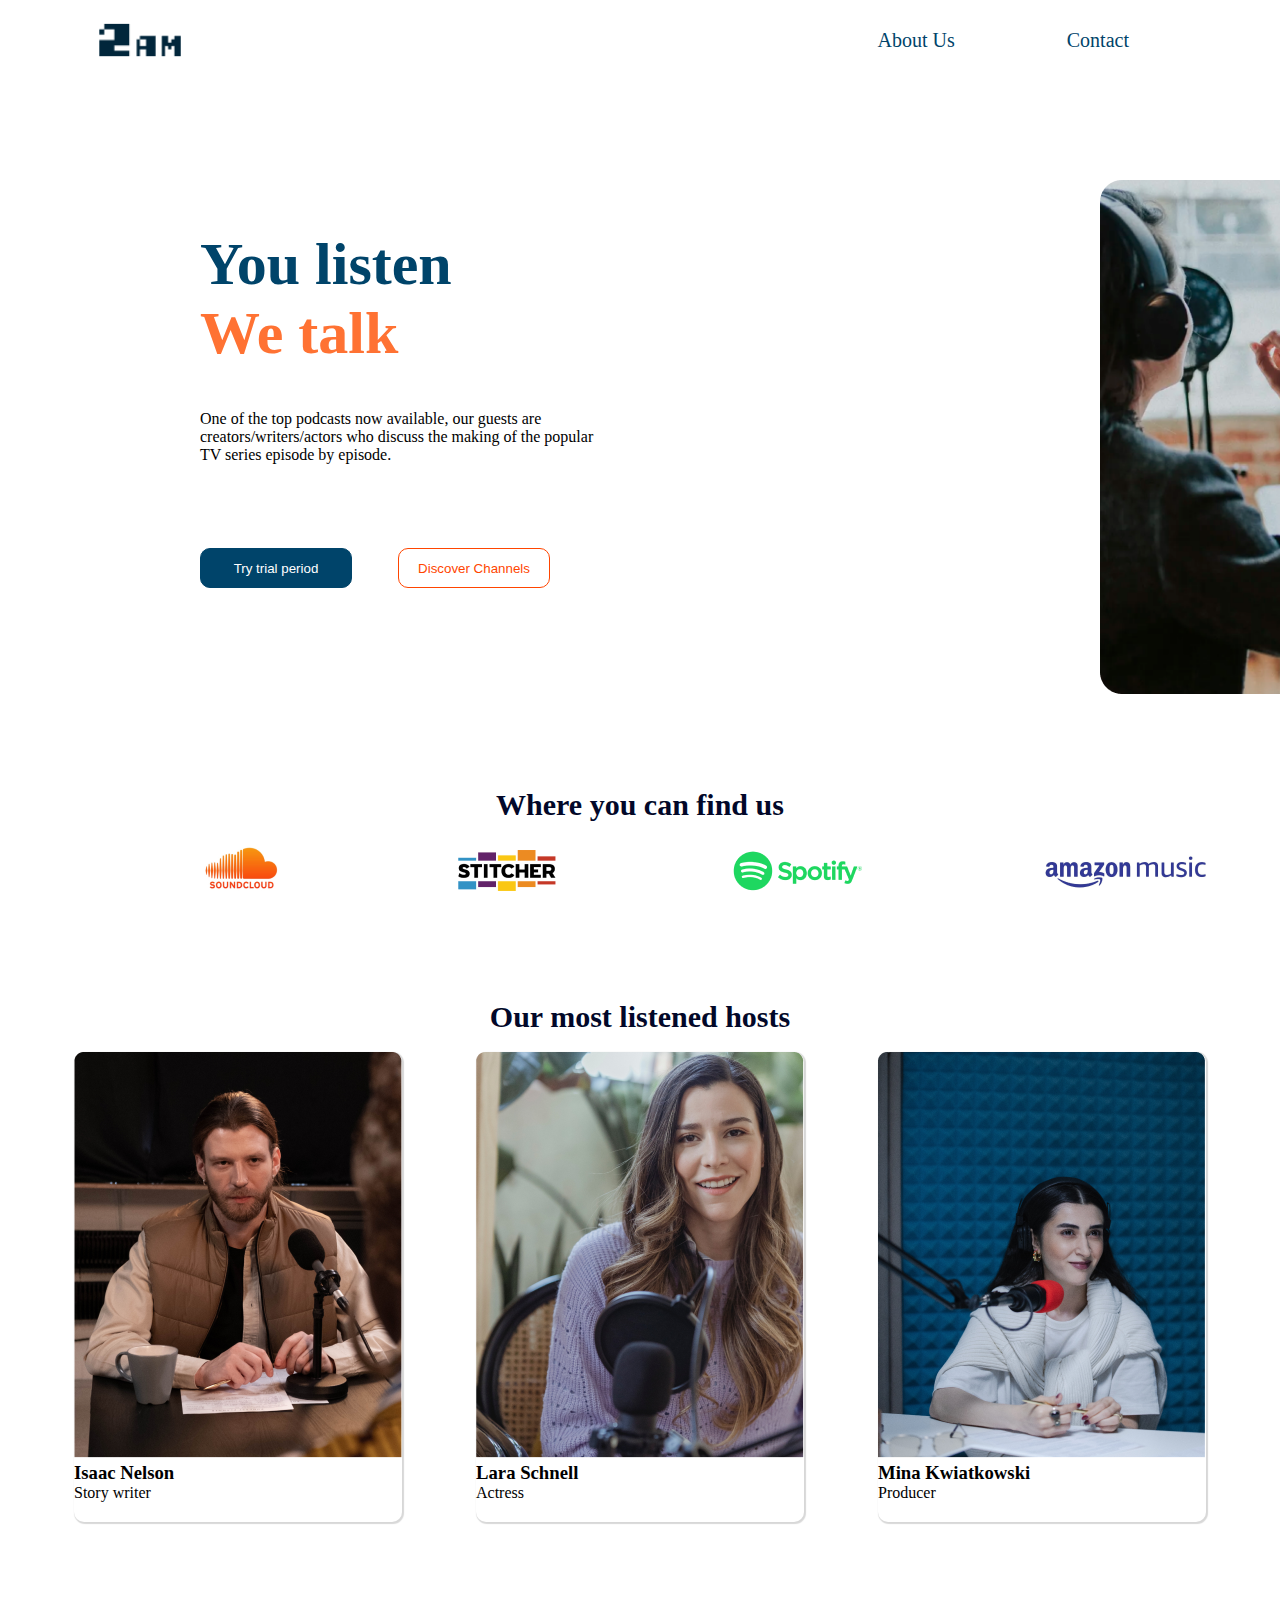
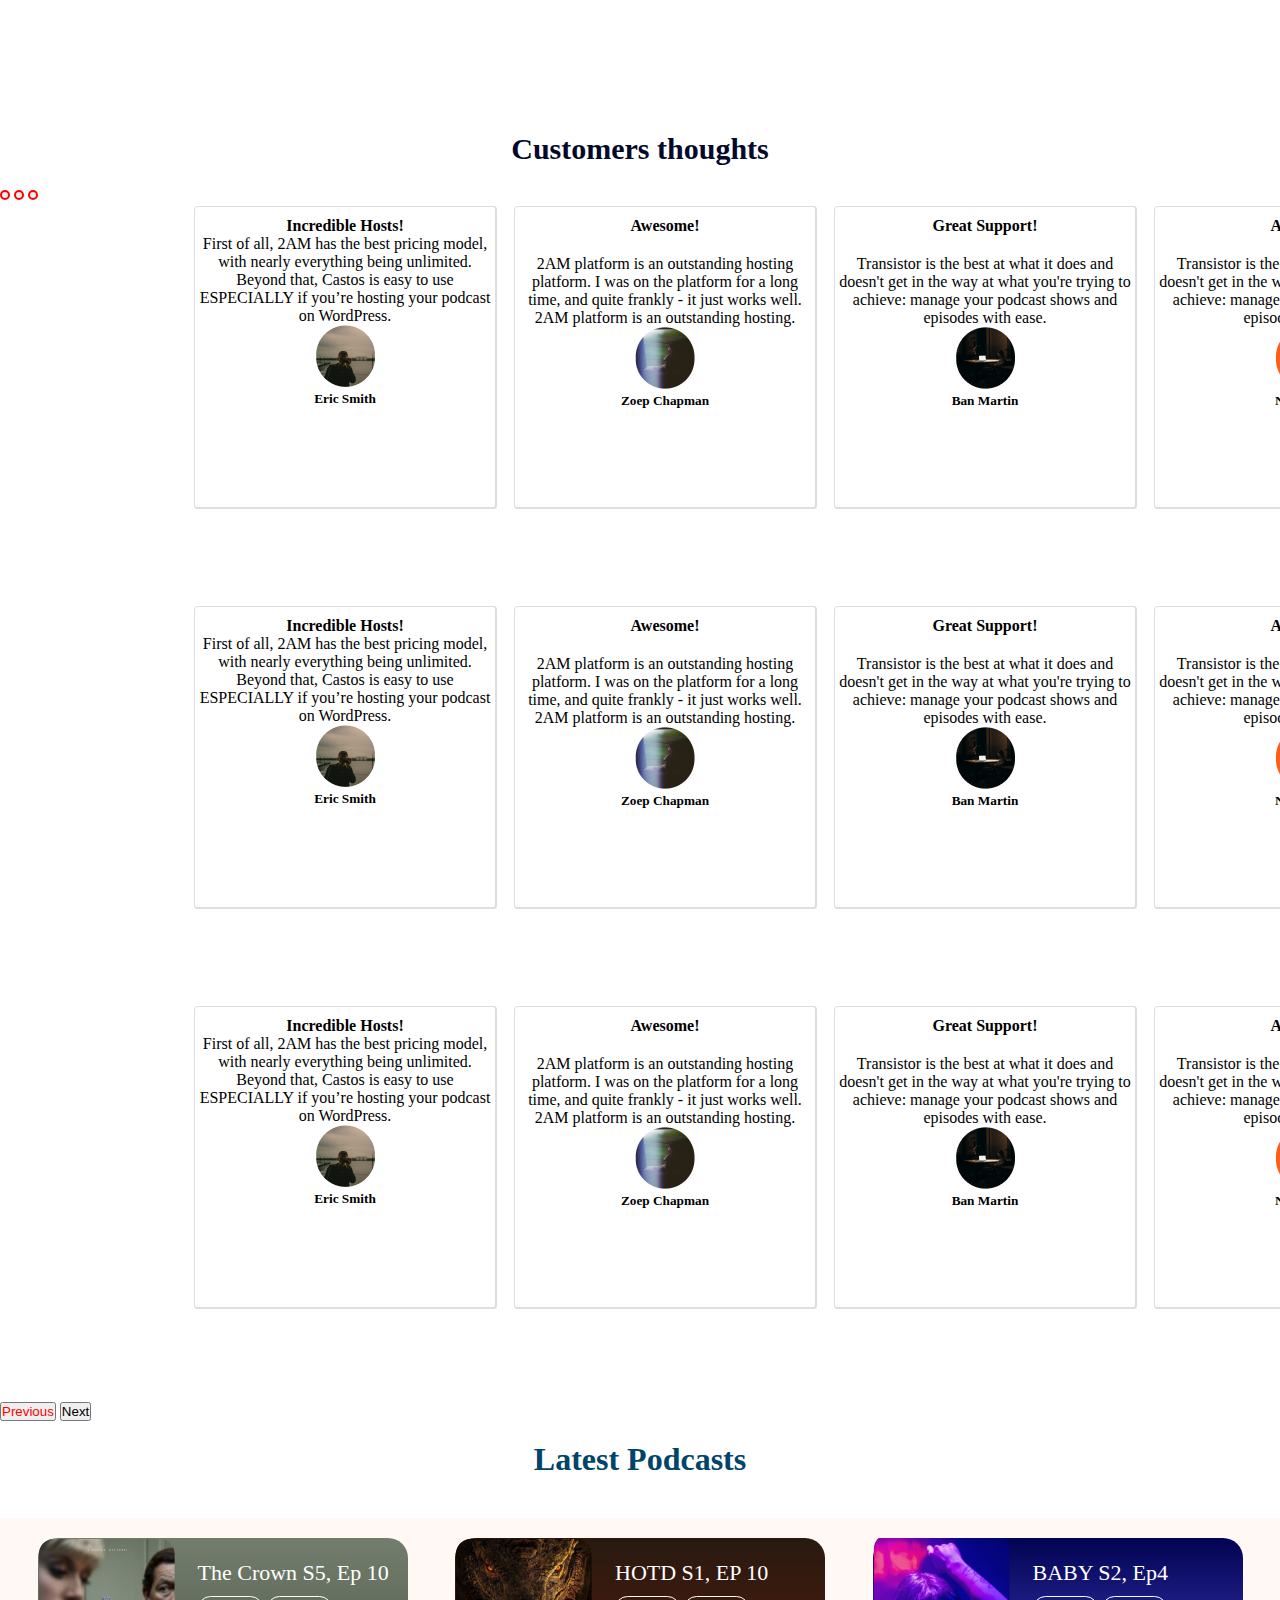
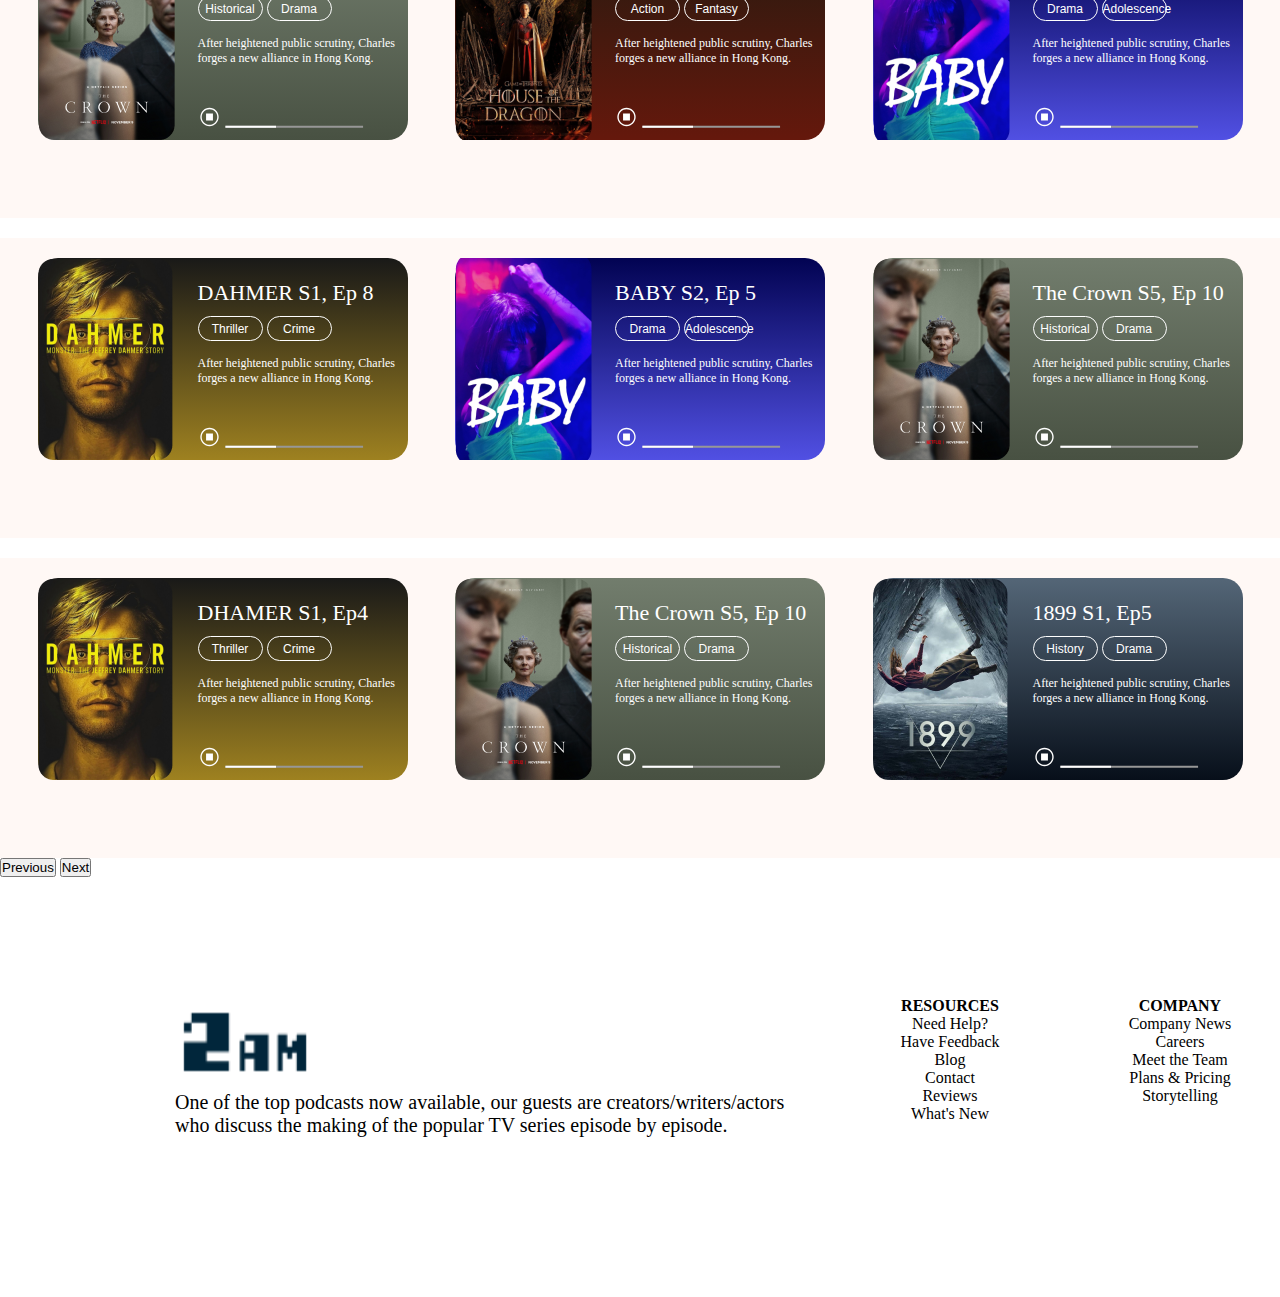
<file: index.html>
<!DOCTYPE html>
<html lang="en">
<head>
    <meta charset="UTF-8">
    <meta name="viewport" content="width=device-width, initial-scale=1.0">
    <title>Home</title>
    <link rel="stylesheet" href="style.css">
    <link href="https://cdn.jsdelivr.net/npm/bootstrap@5.3.2/dist/css/bootstrap.min.css" rel="stylesheet" integrity="sha384-T3c6CoIi6uLrA9TneNEoa7RxnatzjcDSCmG1MXxSR1GAsXEV/Dwwykc2MPK8M2HN" crossorigin="anonymous">
    
</head>
<body>
    <header class="navigacia">
        <ul>
           <a href="index.html"> <img class="logo1" src="Untitled-1-01 1.png" alt=""></a>
            <li><a href="contact.html">Contact</a></li>
            <li><a href="about.html">About Us</a></li>
        </ul>
    </header>

    <div class="cnt1">
        <div class="nt1">
            <div class="txt9">
                <h1 style="color: #00446A;">You listen</h1>
                <h1 style="color: #FF7233;">We talk</h1>
            </div>
            <p>One of the top podcasts now available, our guests are creators/writers/actors who discuss the making of the popular TV series episode by episode.</p>
        </div>

        <img class="op1" src="Screenshot 2022-11-26 101410 1.png" alt="">
    </div>
    <br>

   <div class="btn1"><button class="bt1">Try trial period</button> <button class="bt2">Discover Channels</button></div>


   <div class="pop213"> 
    <img src="da0adcd47511e072794ab3b2a892727c 1.png" alt="">
    <h3 style="font-size: 18px;">Alina Singh</h3>
    <p style="font-size: 12px;">Television Producer</p>

</div>

<h2 class="whr">Where you can find us</h2>
<br>

<div class="spt"> 
    <div class="pho1"> <img src="00RphstxTwTQ48coaU83lPT-7.fit_scale.size_1028x578 1.png" alt="">
    </div>
    <div class="pho1"><img src="Stitcher_Logo.png" alt="">
    </div>
    <div class="pho1"><img src="logo@2x.png" alt="">
    </div>
    <div class="pho1"><img src="amazon-music-logo.png" alt="">
    </div>
    <div class="pho1"><img src="Apple-Podcast-subscription.png" alt="">
    </div>
    <div class="pho1"><img src="6286533ea4946f298f7b6618_gjxoaGQ-6kUPVGrx07Von5GZodmMnCam-vioj5lyPLz6gMtIdRvPrMdjQ8Of6E9AM3QlbNblajjV3i1nWL177_8WNKY2bnt8UXWi1AeZsjCBFCYrL3xxe_btdyFsRuHL6TGe9lLBXO3g2YcGMw.png" alt="">
    </div>
    
</div>

<h2 class="whr1">Our most listened hosts</h2>
<br>


<div class="card669">
    <div class="photo2"><img src="pirveli.png" alt="">
    <h3>Isaac Nelson</h3>
<p>Story writer</p></div>
    <div class="photo2"><img src="meore.png" alt="">
    <h3>Lara Schnell</h3>
<p>Actress</p></div>
    <div class="photo2"><img src="mesame.png" alt="">
        <h3>Mina Kwiatkowski</h3>
    <p>Producer</p></div>
</div>

<h2 class="whr1">Customers thoughts</h2>
<br>


<div id="carouselExampleIndicators" class="carousel slide">
    <div class="carousel-indicators">
      <button style="border: 2px solid red; border-radius: 50%; width: 10px; height: 10px;" type="button" data-bs-target="#carouselExampleIndicators" data-bs-slide-to="0" class="active" aria-current="true" aria-label="Slide 1"></button>
      <button style="border: 2px solid red; border-radius: 50%; width: 10px; height: 10px;" type="button" data-bs-target="#carouselExampleIndicators" data-bs-slide-to="1" aria-label="Slide 2"></button>
      <button style="border: 2px solid red; border-radius: 50%; width: 10px; height: 10px;" type="button" data-bs-target="#carouselExampleIndicators" data-bs-slide-to="2" aria-label="Slide 3"></button>
    </div>
    <div class="carousel-inner">
      <div class="carousel-item active">
        <div class="prf2">
            <div class="pr"><h4 style="padding-top: 10px;">Incredible Hosts!</h4>
            <p>First of all, 2AM has the best pricing model, with nearly everything being unlimited. Beyond that, Castos is easy to use ESPECIALLY if you’re hosting your podcast on WordPress.</p>
        <img class="pp5" src="pexels-serhii-volyk-9598212 1.png" alt="">
        <h5>Eric Smith</h5></div>
            <div class="pr"><h4 style="padding-top: 10px;">Awesome!</h4>
            <p style="padding-top: 20px;">2AM platform is an outstanding hosting platform. I was on the platform for a long time, and quite frankly - it just works well. 2AM platform is an outstanding hosting.</p>
        <img class="pp5" src="pppppppp2.png" alt="">
        <h5>Zoep Chapman</h5></div>
            <div class="pr"><h4 style="padding-top: 10px;">Great Support!</h4>
            <p style="padding-top: 20px;">Transistor is the best at what it does and doesn't get in the way at what you're trying to achieve: manage your podcast shows and episodes with ease.</p>
        <img class="pp5" src="mmmmm3.png" alt="">
        <h5>Ban Martin</h5></div>
            <div class="pr"><h4 style="padding-top: 10px;">Awesome!</h4>
            <p style="padding-top: 20px;">Transistor is the best at what it does and doesn't get in the way at what you're trying to achieve: manage your podcast shows and episodes with ease.</p>
        <img class="pp5" src="qqqqqqq4.png" alt="">
        <h5>Nay Smith</h5></div>
            <div class="pr"><h4 style="padding-top: 10px;">Awesome!</h4>
            <p style="padding-top: 20px;">2AM platform is an outstanding hosting platform. I was on the platform for a long time, and quite frankly - it just works well. 2AM platform is an outstanding hosting. </p>
        <img class="pp5" src="pexels-uncoveredlens-eze-joshua-12320015.png" alt="">
        <h5>Alan J</h5></div>
            
          </div>
      </div>
      <div class="carousel-item">
        <div class="prf2">
            <div class="pr"><h4 style="padding-top: 10px;">Incredible Hosts!</h4>
            <p>First of all, 2AM has the best pricing model, with nearly everything being unlimited. Beyond that, Castos is easy to use ESPECIALLY if you’re hosting your podcast on WordPress.</p>
        <img class="pp5" src="pexels-serhii-volyk-9598212 1.png" alt="">
        <h5>Eric Smith</h5></div>
            <div class="pr"><h4 style="padding-top: 10px;">Awesome!</h4>
            <p style="padding-top: 20px;">2AM platform is an outstanding hosting platform. I was on the platform for a long time, and quite frankly - it just works well. 2AM platform is an outstanding hosting.</p>
        <img class="pp5" src="pppppppp2.png" alt="">
        <h5>Zoep Chapman</h5></div>
            <div class="pr"><h4 style="padding-top: 10px;">Great Support!</h4>
            <p style="padding-top: 20px;">Transistor is the best at what it does and doesn't get in the way at what you're trying to achieve: manage your podcast shows and episodes with ease.</p>
        <img class="pp5" src="mmmmm3.png" alt="">
        <h5>Ban Martin</h5></div>
            <div class="pr"><h4 style="padding-top: 10px;">Awesome!</h4>
            <p style="padding-top: 20px;">Transistor is the best at what it does and doesn't get in the way at what you're trying to achieve: manage your podcast shows and episodes with ease.</p>
        <img class="pp5" src="qqqqqqq4.png" alt="">
        <h5>Nay Smith</h5></div>
            <div class="pr"><h4 style="padding-top: 10px;">Awesome!</h4>
            <p style="padding-top: 20px;">2AM platform is an outstanding hosting platform. I was on the platform for a long time, and quite frankly - it just works well. 2AM platform is an outstanding hosting. </p>
        <img class="pp5" src="pexels-uncoveredlens-eze-joshua-12320015.png" alt="">
        <h5>Alan J</h5></div>
            
          </div>
      </div>
      <div class="carousel-item">
        <div class="prf2">
            <div class="pr"><h4 style="padding-top: 10px;">Incredible Hosts!</h4>
            <p>First of all, 2AM has the best pricing model, with nearly everything being unlimited. Beyond that, Castos is easy to use ESPECIALLY if you’re hosting your podcast on WordPress.</p>
        <img class="pp5" src="pexels-serhii-volyk-9598212 1.png" alt="">
        <h5>Eric Smith</h5></div>
            <div class="pr"><h4 style="padding-top: 10px;">Awesome!</h4>
            <p style="padding-top: 20px;">2AM platform is an outstanding hosting platform. I was on the platform for a long time, and quite frankly - it just works well. 2AM platform is an outstanding hosting.</p>
        <img class="pp5" src="pppppppp2.png" alt="">
        <h5>Zoep Chapman</h5></div>
            <div class="pr"><h4 style="padding-top: 10px;">Great Support!</h4>
            <p style="padding-top: 20px;">Transistor is the best at what it does and doesn't get in the way at what you're trying to achieve: manage your podcast shows and episodes with ease.</p>
        <img class="pp5" src="mmmmm3.png" alt="">
        <h5>Ban Martin</h5></div>
            <div class="pr"><h4 style="padding-top: 10px;">Awesome!</h4>
            <p style="padding-top: 20px;">Transistor is the best at what it does and doesn't get in the way at what you're trying to achieve: manage your podcast shows and episodes with ease.</p>
        <img class="pp5" src="qqqqqqq4.png" alt="">
        <h5>Nay Smith</h5></div>
            <div class="pr"><h4 style="padding-top: 10px;">Awesome!</h4>
            <p style="padding-top: 20px;">2AM platform is an outstanding hosting platform. I was on the platform for a long time, and quite frankly - it just works well. 2AM platform is an outstanding hosting. </p>
        <img class="pp5" src="pexels-uncoveredlens-eze-joshua-12320015.png" alt="">
        <h5>Alan J</h5></div>
            
          </div>
      </div>
    </div>
    <button class="carousel-control-prev" type="button" data-bs-target="#carouselExampleIndicators" data-bs-slide="prev" style="color: red;">
      <span class="carousel-control-prev-icon" aria-hidden="true"></span>
      <span class="visually-hidden">Previous</span>
    </button>
    <button class="carousel-control-next" type="button" data-bs-target="#carouselExampleIndicators" data-bs-slide="next">
      <span class="carousel-control-next-icon" aria-hidden="true"></span>
      <span class="visually-hidden">Next</span>
    </button>
  </div>



  <h1 style="text-align: center; color: #00446A; padding: 20px;">Latest Podcasts</h1>





<div id="carouselExampleRide" class="carousel slide" data-bs-ride="true">
  <div class="carousel-inner">
    <div class="carousel-item active">
      <div class="filmebi">
  <div class="series232">
    <img style="display: flex; justify-content: start;" src="MV5BZTEyNjBjYmYtYWYxYi00MmQyLThlYmItY2I4NzM1Mjg1MWYxXkEyXkFqcGdeQXVyMTU3ODI3MTk2 1.png" alt="">
    <h3 style="font-weight: 400; font-size: 22px;">The Crown S5, Ep 10</h3> 
    <div class="gnr2"> <button class="drm1">Historical</button> <button class="drm1">Drama</button></div>
    <div class="agwera"><p style="font-size: 12px;">After heightened public scrutiny, Charles forges a new alliance in Hong Kong.</p>
    </div>
    <div class="agwera"> 
        <svg xmlns="http://www.w3.org/2000/svg" width="23" height="22" viewBox="0 0 23 22" fill="none">
            <path d="M8.06248 14.4375H14.9375V7.56248H8.06248V14.4375ZM11.5 20.1666C10.2472 20.1666 9.06317 19.926 7.9479 19.4448C6.83262 18.9635 5.85866 18.3066 5.02602 17.4739C4.19338 16.6413 3.53644 15.6673 3.05519 14.5521C2.57394 13.4368 2.33331 12.2451 2.33331 10.9771C2.33331 9.72429 2.57394 8.54026 3.05519 7.42498C3.53644 6.3097 4.19338 5.33956 5.02602 4.51456C5.85866 3.68956 6.83262 3.03644 7.9479 2.55519C9.06317 2.07394 10.2548 1.83331 11.5229 1.83331C12.7757 1.83331 13.9597 2.07394 15.075 2.55519C16.1903 3.03644 17.1604 3.68956 17.9854 4.51456C18.8104 5.33956 19.4635 6.3097 19.9448 7.42498C20.426 8.54026 20.6666 9.73192 20.6666 11C20.6666 12.2528 20.426 13.4368 19.9448 14.5521C19.4635 15.6673 18.8104 16.6413 17.9854 17.4739C17.1604 18.3066 16.1903 18.9635 15.075 19.4448C13.9597 19.926 12.768 20.1666 11.5 20.1666ZM11.5229 18.7916C13.6771 18.7916 15.5104 18.0316 17.0229 16.5114C18.5354 14.9913 19.2916 13.1465 19.2916 10.9771C19.2916 8.8229 18.5354 6.98956 17.0229 5.47706C15.5104 3.96456 13.6694 3.20831 11.5 3.20831C9.34581 3.20831 7.50866 3.96456 5.98852 5.47706C4.46838 6.98956 3.70831 8.83054 3.70831 11C3.70831 13.1541 4.46838 14.9913 5.98852 16.5114C7.50866 18.0316 9.35345 18.7916 11.5229 18.7916Z" fill="white"/>
          </svg>   <svg  xmlns="http://www.w3.org/2000/svg" width="139" height="3" viewBox="0 0 139 3" fill="none">
            <path d="M0.407898 1.84839L138.07 1.84838" stroke="#979797" stroke-width="2"/>
            <path d="M0.407898 1.84839H51" stroke="white" stroke-width="2"/>
          </svg>
    </div>
</div>
<div style="background: linear-gradient(180deg, #281A10 0%, #65180C 100%);" class="series232">
    <img style="display: flex; justify-content: start;" src="images 1.png" alt="">
    <h3 style="font-weight: 400; font-size: 22px;">HOTD S1, EP 10</h3> 
    <div class="gnr2"> <button class="drm1">Action</button> <button class="drm1">Fantasy</button></div>
    <div class="agwera"><p style="font-size: 12px;">After heightened public scrutiny, Charles forges a new alliance in Hong Kong.</p>
    </div>
    <div class="agwera"> 
        <svg xmlns="http://www.w3.org/2000/svg" width="23" height="22" viewBox="0 0 23 22" fill="none">
            <path d="M8.06248 14.4375H14.9375V7.56248H8.06248V14.4375ZM11.5 20.1666C10.2472 20.1666 9.06317 19.926 7.9479 19.4448C6.83262 18.9635 5.85866 18.3066 5.02602 17.4739C4.19338 16.6413 3.53644 15.6673 3.05519 14.5521C2.57394 13.4368 2.33331 12.2451 2.33331 10.9771C2.33331 9.72429 2.57394 8.54026 3.05519 7.42498C3.53644 6.3097 4.19338 5.33956 5.02602 4.51456C5.85866 3.68956 6.83262 3.03644 7.9479 2.55519C9.06317 2.07394 10.2548 1.83331 11.5229 1.83331C12.7757 1.83331 13.9597 2.07394 15.075 2.55519C16.1903 3.03644 17.1604 3.68956 17.9854 4.51456C18.8104 5.33956 19.4635 6.3097 19.9448 7.42498C20.426 8.54026 20.6666 9.73192 20.6666 11C20.6666 12.2528 20.426 13.4368 19.9448 14.5521C19.4635 15.6673 18.8104 16.6413 17.9854 17.4739C17.1604 18.3066 16.1903 18.9635 15.075 19.4448C13.9597 19.926 12.768 20.1666 11.5 20.1666ZM11.5229 18.7916C13.6771 18.7916 15.5104 18.0316 17.0229 16.5114C18.5354 14.9913 19.2916 13.1465 19.2916 10.9771C19.2916 8.8229 18.5354 6.98956 17.0229 5.47706C15.5104 3.96456 13.6694 3.20831 11.5 3.20831C9.34581 3.20831 7.50866 3.96456 5.98852 5.47706C4.46838 6.98956 3.70831 8.83054 3.70831 11C3.70831 13.1541 4.46838 14.9913 5.98852 16.5114C7.50866 18.0316 9.35345 18.7916 11.5229 18.7916Z" fill="white"/>
          </svg>   <svg  xmlns="http://www.w3.org/2000/svg" width="139" height="3" viewBox="0 0 139 3" fill="none">
            <path d="M0.407898 1.84839L138.07 1.84838" stroke="#979797" stroke-width="2"/>
            <path d="M0.407898 1.84839H51" stroke="white" stroke-width="2"/>
          </svg>
    </div>
</div>
<div class="series232" style="background: linear-gradient(180deg, #020352 0%, #5150E3 100%)">
    <img style="display: flex; justify-content: start;" src="blue.png" alt="">
    <h3 style="font-weight: 400; font-size: 22px;">BABY S2, Ep4</h3> 
    <div class="gnr2"> <button class="drm1">Drama</button> <button class="drm1">Adolescence</button></div>
    <div class="agwera"><p style="font-size: 12px;">After heightened public scrutiny, Charles forges a new alliance in Hong Kong.</p>
    </div>
    <div class="agwera"> 
        <svg xmlns="http://www.w3.org/2000/svg" width="23" height="22" viewBox="0 0 23 22" fill="none">
            <path d="M8.06248 14.4375H14.9375V7.56248H8.06248V14.4375ZM11.5 20.1666C10.2472 20.1666 9.06317 19.926 7.9479 19.4448C6.83262 18.9635 5.85866 18.3066 5.02602 17.4739C4.19338 16.6413 3.53644 15.6673 3.05519 14.5521C2.57394 13.4368 2.33331 12.2451 2.33331 10.9771C2.33331 9.72429 2.57394 8.54026 3.05519 7.42498C3.53644 6.3097 4.19338 5.33956 5.02602 4.51456C5.85866 3.68956 6.83262 3.03644 7.9479 2.55519C9.06317 2.07394 10.2548 1.83331 11.5229 1.83331C12.7757 1.83331 13.9597 2.07394 15.075 2.55519C16.1903 3.03644 17.1604 3.68956 17.9854 4.51456C18.8104 5.33956 19.4635 6.3097 19.9448 7.42498C20.426 8.54026 20.6666 9.73192 20.6666 11C20.6666 12.2528 20.426 13.4368 19.9448 14.5521C19.4635 15.6673 18.8104 16.6413 17.9854 17.4739C17.1604 18.3066 16.1903 18.9635 15.075 19.4448C13.9597 19.926 12.768 20.1666 11.5 20.1666ZM11.5229 18.7916C13.6771 18.7916 15.5104 18.0316 17.0229 16.5114C18.5354 14.9913 19.2916 13.1465 19.2916 10.9771C19.2916 8.8229 18.5354 6.98956 17.0229 5.47706C15.5104 3.96456 13.6694 3.20831 11.5 3.20831C9.34581 3.20831 7.50866 3.96456 5.98852 5.47706C4.46838 6.98956 3.70831 8.83054 3.70831 11C3.70831 13.1541 4.46838 14.9913 5.98852 16.5114C7.50866 18.0316 9.35345 18.7916 11.5229 18.7916Z" fill="white"/>
          </svg>   <svg  xmlns="http://www.w3.org/2000/svg" width="139" height="3" viewBox="0 0 139 3" fill="none">
            <path d="M0.407898 1.84839L138.07 1.84838" stroke="#979797" stroke-width="2"/>
            <path d="M0.407898 1.84839H51" stroke="white" stroke-width="2"/>
          </svg>
    </div>
</div>

</div>
    </div>
    <div class="carousel-item">
      <div class="filmebi">
  <div class="series232" style="background: linear-gradient(180deg, #191918 0%, #9E8120 100%)">
    <img style="display: flex; justify-content: start;" src="yellow.png" alt="">
    <h3 style="font-weight: 400; font-size: 22px;">DAHMER S1, Ep 8</h3> 
    <div class="gnr2"> <button class="drm1">Thriller</button> <button class="drm1">Crime</button></div>
    <div class="agwera"><p style="font-size: 12px;">After heightened public scrutiny, Charles forges a new alliance in Hong Kong.</p>
    </div>
    <div class="agwera"> 
        <svg xmlns="http://www.w3.org/2000/svg" width="23" height="22" viewBox="0 0 23 22" fill="none">
            <path d="M8.06248 14.4375H14.9375V7.56248H8.06248V14.4375ZM11.5 20.1666C10.2472 20.1666 9.06317 19.926 7.9479 19.4448C6.83262 18.9635 5.85866 18.3066 5.02602 17.4739C4.19338 16.6413 3.53644 15.6673 3.05519 14.5521C2.57394 13.4368 2.33331 12.2451 2.33331 10.9771C2.33331 9.72429 2.57394 8.54026 3.05519 7.42498C3.53644 6.3097 4.19338 5.33956 5.02602 4.51456C5.85866 3.68956 6.83262 3.03644 7.9479 2.55519C9.06317 2.07394 10.2548 1.83331 11.5229 1.83331C12.7757 1.83331 13.9597 2.07394 15.075 2.55519C16.1903 3.03644 17.1604 3.68956 17.9854 4.51456C18.8104 5.33956 19.4635 6.3097 19.9448 7.42498C20.426 8.54026 20.6666 9.73192 20.6666 11C20.6666 12.2528 20.426 13.4368 19.9448 14.5521C19.4635 15.6673 18.8104 16.6413 17.9854 17.4739C17.1604 18.3066 16.1903 18.9635 15.075 19.4448C13.9597 19.926 12.768 20.1666 11.5 20.1666ZM11.5229 18.7916C13.6771 18.7916 15.5104 18.0316 17.0229 16.5114C18.5354 14.9913 19.2916 13.1465 19.2916 10.9771C19.2916 8.8229 18.5354 6.98956 17.0229 5.47706C15.5104 3.96456 13.6694 3.20831 11.5 3.20831C9.34581 3.20831 7.50866 3.96456 5.98852 5.47706C4.46838 6.98956 3.70831 8.83054 3.70831 11C3.70831 13.1541 4.46838 14.9913 5.98852 16.5114C7.50866 18.0316 9.35345 18.7916 11.5229 18.7916Z" fill="white"/>
          </svg>   <svg  xmlns="http://www.w3.org/2000/svg" width="139" height="3" viewBox="0 0 139 3" fill="none">
            <path d="M0.407898 1.84839L138.07 1.84838" stroke="#979797" stroke-width="2"/>
            <path d="M0.407898 1.84839H51" stroke="white" stroke-width="2"/>
          </svg>
    </div>
</div>
<div class="series232" style="background: linear-gradient(180deg, #020352 0%, #5150E3 100%)">
    <img style="display: flex; justify-content: start;" src="blue.png" alt="">
    <h3 style="font-weight: 400; font-size: 22px;">BABY S2, Ep 5</h3> 
    <div class="gnr2"> <button class="drm1">Drama</button> <button class="drm1">Adolescence</button></div>
    <div class="agwera"><p style="font-size: 12px;">After heightened public scrutiny, Charles forges a new alliance in Hong Kong.</p>
    </div>
    <div class="agwera"> 
        <svg xmlns="http://www.w3.org/2000/svg" width="23" height="22" viewBox="0 0 23 22" fill="none">
            <path d="M8.06248 14.4375H14.9375V7.56248H8.06248V14.4375ZM11.5 20.1666C10.2472 20.1666 9.06317 19.926 7.9479 19.4448C6.83262 18.9635 5.85866 18.3066 5.02602 17.4739C4.19338 16.6413 3.53644 15.6673 3.05519 14.5521C2.57394 13.4368 2.33331 12.2451 2.33331 10.9771C2.33331 9.72429 2.57394 8.54026 3.05519 7.42498C3.53644 6.3097 4.19338 5.33956 5.02602 4.51456C5.85866 3.68956 6.83262 3.03644 7.9479 2.55519C9.06317 2.07394 10.2548 1.83331 11.5229 1.83331C12.7757 1.83331 13.9597 2.07394 15.075 2.55519C16.1903 3.03644 17.1604 3.68956 17.9854 4.51456C18.8104 5.33956 19.4635 6.3097 19.9448 7.42498C20.426 8.54026 20.6666 9.73192 20.6666 11C20.6666 12.2528 20.426 13.4368 19.9448 14.5521C19.4635 15.6673 18.8104 16.6413 17.9854 17.4739C17.1604 18.3066 16.1903 18.9635 15.075 19.4448C13.9597 19.926 12.768 20.1666 11.5 20.1666ZM11.5229 18.7916C13.6771 18.7916 15.5104 18.0316 17.0229 16.5114C18.5354 14.9913 19.2916 13.1465 19.2916 10.9771C19.2916 8.8229 18.5354 6.98956 17.0229 5.47706C15.5104 3.96456 13.6694 3.20831 11.5 3.20831C9.34581 3.20831 7.50866 3.96456 5.98852 5.47706C4.46838 6.98956 3.70831 8.83054 3.70831 11C3.70831 13.1541 4.46838 14.9913 5.98852 16.5114C7.50866 18.0316 9.35345 18.7916 11.5229 18.7916Z" fill="white"/>
          </svg>   <svg  xmlns="http://www.w3.org/2000/svg" width="139" height="3" viewBox="0 0 139 3" fill="none">
            <path d="M0.407898 1.84839L138.07 1.84838" stroke="#979797" stroke-width="2"/>
            <path d="M0.407898 1.84839H51" stroke="white" stroke-width="2"/>
          </svg>
    </div>
</div>
<div class="series232">
    <img style="display: flex; justify-content: start;" src="MV5BZTEyNjBjYmYtYWYxYi00MmQyLThlYmItY2I4NzM1Mjg1MWYxXkEyXkFqcGdeQXVyMTU3ODI3MTk2 1.png" alt="">
    <h3 style="font-weight: 400; font-size: 22px;">The Crown S5, Ep 10</h3> 
    <div class="gnr2"> <button class="drm1">Historical</button> <button class="drm1">Drama</button></div>
    <div class="agwera"><p style="font-size: 12px;">After heightened public scrutiny, Charles forges a new alliance in Hong Kong.</p>
    </div>
    <div class="agwera"> 
        <svg xmlns="http://www.w3.org/2000/svg" width="23" height="22" viewBox="0 0 23 22" fill="none">
            <path d="M8.06248 14.4375H14.9375V7.56248H8.06248V14.4375ZM11.5 20.1666C10.2472 20.1666 9.06317 19.926 7.9479 19.4448C6.83262 18.9635 5.85866 18.3066 5.02602 17.4739C4.19338 16.6413 3.53644 15.6673 3.05519 14.5521C2.57394 13.4368 2.33331 12.2451 2.33331 10.9771C2.33331 9.72429 2.57394 8.54026 3.05519 7.42498C3.53644 6.3097 4.19338 5.33956 5.02602 4.51456C5.85866 3.68956 6.83262 3.03644 7.9479 2.55519C9.06317 2.07394 10.2548 1.83331 11.5229 1.83331C12.7757 1.83331 13.9597 2.07394 15.075 2.55519C16.1903 3.03644 17.1604 3.68956 17.9854 4.51456C18.8104 5.33956 19.4635 6.3097 19.9448 7.42498C20.426 8.54026 20.6666 9.73192 20.6666 11C20.6666 12.2528 20.426 13.4368 19.9448 14.5521C19.4635 15.6673 18.8104 16.6413 17.9854 17.4739C17.1604 18.3066 16.1903 18.9635 15.075 19.4448C13.9597 19.926 12.768 20.1666 11.5 20.1666ZM11.5229 18.7916C13.6771 18.7916 15.5104 18.0316 17.0229 16.5114C18.5354 14.9913 19.2916 13.1465 19.2916 10.9771C19.2916 8.8229 18.5354 6.98956 17.0229 5.47706C15.5104 3.96456 13.6694 3.20831 11.5 3.20831C9.34581 3.20831 7.50866 3.96456 5.98852 5.47706C4.46838 6.98956 3.70831 8.83054 3.70831 11C3.70831 13.1541 4.46838 14.9913 5.98852 16.5114C7.50866 18.0316 9.35345 18.7916 11.5229 18.7916Z" fill="white"/>
          </svg>   <svg  xmlns="http://www.w3.org/2000/svg" width="139" height="3" viewBox="0 0 139 3" fill="none">
            <path d="M0.407898 1.84839L138.07 1.84838" stroke="#979797" stroke-width="2"/>
            <path d="M0.407898 1.84839H51" stroke="white" stroke-width="2"/>
          </svg>
    </div>
</div>

</div>
    </div>
    <div class="carousel-item">
      <div class="filmebi">
  <div class="series232" style="background: linear-gradient(180deg, #191918 0%, #9E8120 100%)">
    <img style="display: flex; justify-content: start;" src="yellow.png" alt="">
    <h3 style="font-weight: 400; font-size: 22px;">DHAMER S1, Ep4</h3> 
    <div class="gnr2"> <button class="drm1">Thriller</button> <button class="drm1">Crime</button></div>
    <div class="agwera"><p style="font-size: 12px;">After heightened public scrutiny, Charles forges a new alliance in Hong Kong.</p>
    </div>
    <div class="agwera"> 
        <svg xmlns="http://www.w3.org/2000/svg" width="23" height="22" viewBox="0 0 23 22" fill="none">
            <path d="M8.06248 14.4375H14.9375V7.56248H8.06248V14.4375ZM11.5 20.1666C10.2472 20.1666 9.06317 19.926 7.9479 19.4448C6.83262 18.9635 5.85866 18.3066 5.02602 17.4739C4.19338 16.6413 3.53644 15.6673 3.05519 14.5521C2.57394 13.4368 2.33331 12.2451 2.33331 10.9771C2.33331 9.72429 2.57394 8.54026 3.05519 7.42498C3.53644 6.3097 4.19338 5.33956 5.02602 4.51456C5.85866 3.68956 6.83262 3.03644 7.9479 2.55519C9.06317 2.07394 10.2548 1.83331 11.5229 1.83331C12.7757 1.83331 13.9597 2.07394 15.075 2.55519C16.1903 3.03644 17.1604 3.68956 17.9854 4.51456C18.8104 5.33956 19.4635 6.3097 19.9448 7.42498C20.426 8.54026 20.6666 9.73192 20.6666 11C20.6666 12.2528 20.426 13.4368 19.9448 14.5521C19.4635 15.6673 18.8104 16.6413 17.9854 17.4739C17.1604 18.3066 16.1903 18.9635 15.075 19.4448C13.9597 19.926 12.768 20.1666 11.5 20.1666ZM11.5229 18.7916C13.6771 18.7916 15.5104 18.0316 17.0229 16.5114C18.5354 14.9913 19.2916 13.1465 19.2916 10.9771C19.2916 8.8229 18.5354 6.98956 17.0229 5.47706C15.5104 3.96456 13.6694 3.20831 11.5 3.20831C9.34581 3.20831 7.50866 3.96456 5.98852 5.47706C4.46838 6.98956 3.70831 8.83054 3.70831 11C3.70831 13.1541 4.46838 14.9913 5.98852 16.5114C7.50866 18.0316 9.35345 18.7916 11.5229 18.7916Z" fill="white"/>
          </svg>   <svg  xmlns="http://www.w3.org/2000/svg" width="139" height="3" viewBox="0 0 139 3" fill="none">
            <path d="M0.407898 1.84839L138.07 1.84838" stroke="#979797" stroke-width="2"/>
            <path d="M0.407898 1.84839H51" stroke="white" stroke-width="2"/>
          </svg>
    </div>
</div>
<div class="series232">
    <img style="display: flex; justify-content: start;" src="MV5BZTEyNjBjYmYtYWYxYi00MmQyLThlYmItY2I4NzM1Mjg1MWYxXkEyXkFqcGdeQXVyMTU3ODI3MTk2 1.png" alt="">
    <h3 style="font-weight: 400; font-size: 22px;">The Crown S5, Ep 10</h3> 
    <div class="gnr2"> <button class="drm1">Historical</button> <button class="drm1">Drama</button></div>
    <div class="agwera"><p style="font-size: 12px;">After heightened public scrutiny, Charles forges a new alliance in Hong Kong.</p>
    </div>
    <div class="agwera"> 
        <svg xmlns="http://www.w3.org/2000/svg" width="23" height="22" viewBox="0 0 23 22" fill="none">
            <path d="M8.06248 14.4375H14.9375V7.56248H8.06248V14.4375ZM11.5 20.1666C10.2472 20.1666 9.06317 19.926 7.9479 19.4448C6.83262 18.9635 5.85866 18.3066 5.02602 17.4739C4.19338 16.6413 3.53644 15.6673 3.05519 14.5521C2.57394 13.4368 2.33331 12.2451 2.33331 10.9771C2.33331 9.72429 2.57394 8.54026 3.05519 7.42498C3.53644 6.3097 4.19338 5.33956 5.02602 4.51456C5.85866 3.68956 6.83262 3.03644 7.9479 2.55519C9.06317 2.07394 10.2548 1.83331 11.5229 1.83331C12.7757 1.83331 13.9597 2.07394 15.075 2.55519C16.1903 3.03644 17.1604 3.68956 17.9854 4.51456C18.8104 5.33956 19.4635 6.3097 19.9448 7.42498C20.426 8.54026 20.6666 9.73192 20.6666 11C20.6666 12.2528 20.426 13.4368 19.9448 14.5521C19.4635 15.6673 18.8104 16.6413 17.9854 17.4739C17.1604 18.3066 16.1903 18.9635 15.075 19.4448C13.9597 19.926 12.768 20.1666 11.5 20.1666ZM11.5229 18.7916C13.6771 18.7916 15.5104 18.0316 17.0229 16.5114C18.5354 14.9913 19.2916 13.1465 19.2916 10.9771C19.2916 8.8229 18.5354 6.98956 17.0229 5.47706C15.5104 3.96456 13.6694 3.20831 11.5 3.20831C9.34581 3.20831 7.50866 3.96456 5.98852 5.47706C4.46838 6.98956 3.70831 8.83054 3.70831 11C3.70831 13.1541 4.46838 14.9913 5.98852 16.5114C7.50866 18.0316 9.35345 18.7916 11.5229 18.7916Z" fill="white"/>
          </svg>   <svg  xmlns="http://www.w3.org/2000/svg" width="139" height="3" viewBox="0 0 139 3" fill="none">
            <path d="M0.407898 1.84839L138.07 1.84838" stroke="#979797" stroke-width="2"/>
            <path d="M0.407898 1.84839H51" stroke="white" stroke-width="2"/>
          </svg>
    </div>
</div>
<div class="series232" style="background: linear-gradient(180deg, #546677 0%, #070F1A 100%)">
    <img style="display: flex; justify-content: start;" src="light.png" alt="">
    <h3 style="font-weight: 400; font-size: 22px;">1899 S1, Ep5</h3> 
    <div class="gnr2"> <button class="drm1">History</button> <button class="drm1">Drama</button></div>
    <div class="agwera"><p style="font-size: 12px;">After heightened public scrutiny, Charles forges a new alliance in Hong Kong.</p>
    </div>
    <div class="agwera"> 
        <svg xmlns="http://www.w3.org/2000/svg" width="23" height="22" viewBox="0 0 23 22" fill="none">
            <path d="M8.06248 14.4375H14.9375V7.56248H8.06248V14.4375ZM11.5 20.1666C10.2472 20.1666 9.06317 19.926 7.9479 19.4448C6.83262 18.9635 5.85866 18.3066 5.02602 17.4739C4.19338 16.6413 3.53644 15.6673 3.05519 14.5521C2.57394 13.4368 2.33331 12.2451 2.33331 10.9771C2.33331 9.72429 2.57394 8.54026 3.05519 7.42498C3.53644 6.3097 4.19338 5.33956 5.02602 4.51456C5.85866 3.68956 6.83262 3.03644 7.9479 2.55519C9.06317 2.07394 10.2548 1.83331 11.5229 1.83331C12.7757 1.83331 13.9597 2.07394 15.075 2.55519C16.1903 3.03644 17.1604 3.68956 17.9854 4.51456C18.8104 5.33956 19.4635 6.3097 19.9448 7.42498C20.426 8.54026 20.6666 9.73192 20.6666 11C20.6666 12.2528 20.426 13.4368 19.9448 14.5521C19.4635 15.6673 18.8104 16.6413 17.9854 17.4739C17.1604 18.3066 16.1903 18.9635 15.075 19.4448C13.9597 19.926 12.768 20.1666 11.5 20.1666ZM11.5229 18.7916C13.6771 18.7916 15.5104 18.0316 17.0229 16.5114C18.5354 14.9913 19.2916 13.1465 19.2916 10.9771C19.2916 8.8229 18.5354 6.98956 17.0229 5.47706C15.5104 3.96456 13.6694 3.20831 11.5 3.20831C9.34581 3.20831 7.50866 3.96456 5.98852 5.47706C4.46838 6.98956 3.70831 8.83054 3.70831 11C3.70831 13.1541 4.46838 14.9913 5.98852 16.5114C7.50866 18.0316 9.35345 18.7916 11.5229 18.7916Z" fill="white"/>
          </svg>   <svg  xmlns="http://www.w3.org/2000/svg" width="139" height="3" viewBox="0 0 139 3" fill="none">
            <path d="M0.407898 1.84839L138.07 1.84838" stroke="#979797" stroke-width="2"/>
            <path d="M0.407898 1.84839H51" stroke="white" stroke-width="2"/>
          </svg>
    </div>
</div>

</div>
    </div>
  </div>
  <button class="carousel-control-prev" type="button" data-bs-target="#carouselExampleRide" data-bs-slide="prev">
    <span class="carousel-control-prev-icon" aria-hidden="true"></span>
    <span class="visually-hidden">Previous</span>
  </button>
  <button class="carousel-control-next" type="button" data-bs-target="#carouselExampleRide" data-bs-slide="next">
    <span class="carousel-control-next-icon" aria-hidden="true"></span>
    <span class="visually-hidden">Next</span>
  </button>
</div>


  
   

<footer class="bolo">
    <div class="ft22"><img class="lg0" style="width: 150px; height: 90px;" src="Untitled-1-01 1.png" alt="">
        <p style="margin-left: 155px; font-size: 20px;">One of the top podcasts now available, our guests are creators/writers/actors who discuss the making of the popular TV series episode by episode.</p>
    </div>
    <div class="ft23">
        <h4>RESOURCES</h4>
        <p>Need Help?</p>
        <p>Have Feedback</p>
        <p>Blog</p>
        <p>Contact</p>
        <p>Reviews</p>
        <p>What's New</p>

    </div>
    <div class="ft23"><h4>COMPANY</h4>
        <p>Company News</p>
        <p>Careers</p>
        <p>Meet the Team</p>
        <p>Plans & Pricing</p>
        <p>Storytelling</p>
        </div>
    <div class="ft23"><h4>SUPPORT</h4>
        <p>Help Center</p>
        <p>Site Map</p>
        <p>Cookie Policy</p>
        </div>
    <div class="ft23"><h4>MORE INFO</h4>
        <p>Referral</p>
        <p>System Status</p>
        <p>Enterprise Podcasting</p>
        <p>Podcast Analytics</p>
        </div>
  </footer>



  
  
  
  
  
  
  
  
  
  
  
  
  
  
   

  


    
 



<script src="https://cdn.jsdelivr.net/npm/bootstrap@5.3.2/dist/js/bootstrap.bundle.min.js" integrity="sha384-C6RzsynM9kWDrMNeT87bh95OGNyZPhcTNXj1NW7RuBCsyN/o0jlpcV8Qyq46cDfL" crossorigin="anonymous"></script>
<script src="https://cdn.jsdelivr.net/npm/@popperjs/core@2.11.8/dist/umd/popper.min.js" integrity="sha384-I7E8VVD/ismYTF4hNIPjVp/Zjvgyol6VFvRkX/vR+Vc4jQkC+hVqc2pM8ODewa9r" crossorigin="anonymous"></script>
<script src="https://cdn.jsdelivr.net/npm/bootstrap@5.3.2/dist/js/bootstrap.min.js" integrity="sha384-BBtl+eGJRgqQAUMxJ7pMwbEyER4l1g+O15P+16Ep7Q9Q+zqX6gSbd85u4mG4QzX+" crossorigin="anonymous"></script>

</body>
</html>
</file>
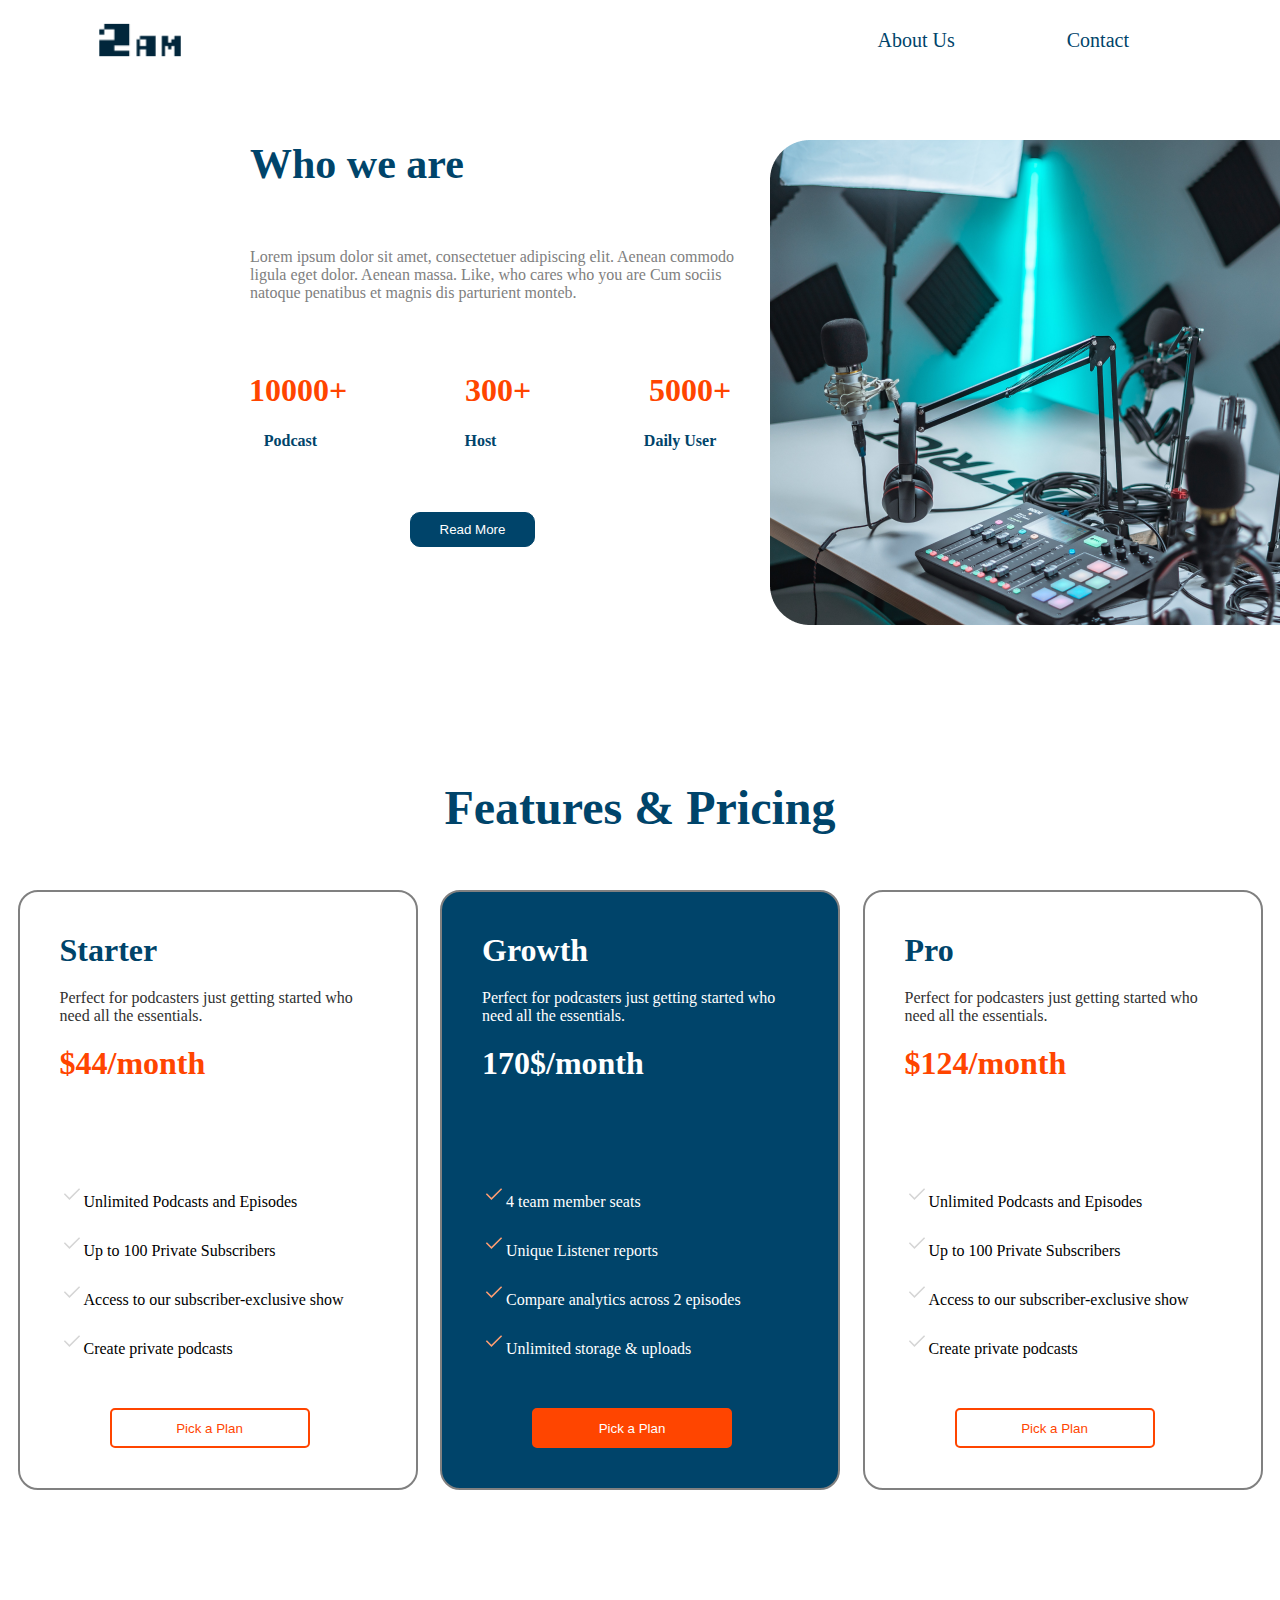
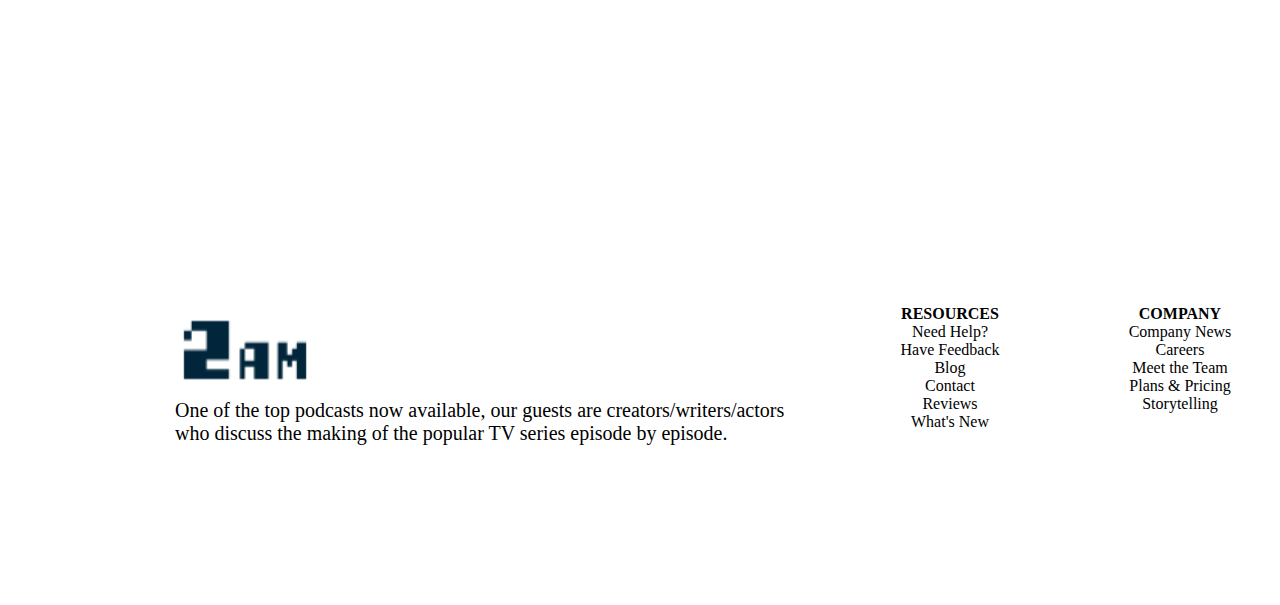
<file: about.html>
<!DOCTYPE html>
<html lang="en">
<head>
    <meta charset="UTF-8">
    <meta name="viewport" content="width=device-width, initial-scale=1.0">
    <title>About Us</title>
    <link rel="stylesheet" href="about.css">
</head>
<body>
    <header class="navigacia">
        <ul>
            <a href="index.html"><img class="logo1" src="Untitled-1-01 1.png" alt=""></a>
            <li><a href="contact.html">Contact</a></li>
            <li><a href="about.html">About Us</a></li>
        </ul>
    </header>

    <div class="wwr1">
        <div class="gg2">
           <h1 style="font-size: 42px; color: #00446A;">Who we are</h1>
           <p style="padding-top: 60px; color: grey;">Lorem ipsum dolor sit amet, consectetuer adipiscing elit. Aenean commodo ligula eget dolor. Aenean massa. Like, who cares who you are Cum sociis natoque penatibus et magnis dis parturient monteb.</p>
           <div class="hst1"><h1 class="pl">10000+</h1> <h1 class="pl">300+</h1> <h1 class="pl">5000+</h1>
           </div>
           <div class="hst2"><h4>Podcast</h4> <h4>Host</h4> <h4>Daily User</h4>
           </div>
       
           <button class="read33">Read More</button>
          
        </div>
       
        <div class="mmg"><img src="pexels-harry-cunningham-harrydigital-7383469 1.png" alt=""></div>
       
       
       </div>


       <h1 style="color: #00446A; font-size: 48px; text-align: center; padding-bottom: 50px;"> Features & Pricing</h1>


       <div class="prc2">
        <div class="plans00"><h1 style="color: #00446A;">Starter</h1>
        <p style="padding-top: 20px; color: rgb(49, 49, 49);">Perfect for podcasters just getting started who need all the essentials.</p>
    <h1 style="padding-top: 20px; color: orangered;">$44/month</h1>
    <p style="padding-top: 100px;"> <svg xmlns="http://www.w3.org/2000/svg" width="24" height="25" viewBox="0 0 24 25" fill="none">
        <path d="M9.44998 17.8779L3.84998 12.2779L4.92498 11.2029L9.44998 15.7279L19.05 6.1279L20.125 7.2029L9.44998 17.8779Z" fill="#D5D5D5"/>
      </svg>Unlimited Podcasts and Episodes</p>
    <p style="padding-top: 20px;"> <svg xmlns="http://www.w3.org/2000/svg" width="24" height="25" viewBox="0 0 24 25" fill="none">
        <path d="M9.44998 17.8779L3.84998 12.2779L4.92498 11.2029L9.44998 15.7279L19.05 6.1279L20.125 7.2029L9.44998 17.8779Z" fill="#D5D5D5"/>
      </svg>Up to 100 Private Subscribers</p>
    <p style="padding-top: 20px;"> <svg xmlns="http://www.w3.org/2000/svg" width="24" height="25" viewBox="0 0 24 25" fill="none">
        <path d="M9.44998 17.8779L3.84998 12.2779L4.92498 11.2029L9.44998 15.7279L19.05 6.1279L20.125 7.2029L9.44998 17.8779Z" fill="#D5D5D5"/>
      </svg>Access to our subscriber-exclusive show</p>
    <p style="padding-top: 20px;"> <svg xmlns="http://www.w3.org/2000/svg" width="24" height="25" viewBox="0 0 24 25" fill="none">
        <path d="M9.44998 17.8779L3.84998 12.2779L4.92498 11.2029L9.44998 15.7279L19.05 6.1279L20.125 7.2029L9.44998 17.8779Z" fill="#D5D5D5"/>
      </svg>Create private podcasts</p> <button class="pkp0">Pick a Plan</button></div> 
        <div class="plans00" style="background-color: #00446A; color: white;"><h1>Growth</h1>
        <p style="padding-top: 20px;">Perfect for podcasters just getting started who need all the essentials.</p>
    <h1 style="padding-top: 20px;">170$/month</h1>
    <p style="padding-top: 100px;"> <svg xmlns="http://www.w3.org/2000/svg" width="24" height="25" viewBox="0 0 24 25" fill="none">
        <path d="M9.44998 17.8779L3.84998 12.2779L4.92498 11.2029L9.44998 15.7279L19.05 6.1279L20.125 7.2029L9.44998 17.8779Z" fill="#FF9E72"/>
      </svg>4 team member seats</p>
    <p style="padding-top: 20px;"> <svg xmlns="http://www.w3.org/2000/svg" width="24" height="25" viewBox="0 0 24 25" fill="none">
        <path d="M9.44998 17.8779L3.84998 12.2779L4.92498 11.2029L9.44998 15.7279L19.05 6.1279L20.125 7.2029L9.44998 17.8779Z" fill="#FF9E72"/>
      </svg>Unique Listener reports</p>
    <p style="padding-top: 20px;"> <svg xmlns="http://www.w3.org/2000/svg" width="24" height="25" viewBox="0 0 24 25" fill="none">
        <path d="M9.44998 17.8779L3.84998 12.2779L4.92498 11.2029L9.44998 15.7279L19.05 6.1279L20.125 7.2029L9.44998 17.8779Z" fill="#FF9E72"/>
      </svg>Compare analytics across 2 episodes</p>
    <p style="padding-top: 20px;"> <svg xmlns="http://www.w3.org/2000/svg" width="24" height="25" viewBox="0 0 24 25" fill="none">
        <path d="M9.44998 17.8779L3.84998 12.2779L4.92498 11.2029L9.44998 15.7279L19.05 6.1279L20.125 7.2029L9.44998 17.8779Z" fill="#FF9E72"/>
      </svg>Unlimited storage & uploads</p> <button style="background-color: orangered; color: white;" class="pkp0">Pick a Plan</button></div>
    <div class="plans00"><h1 style="color: #00446A;">Pro</h1>
        <p style="padding-top: 20px; color: rgb(49, 49, 49);">Perfect for podcasters just getting started who need all the essentials.</p>
    <h1 style="padding-top: 20px; color: orangered;">$124/month</h1>
    <p style="padding-top: 100px;"> <svg xmlns="http://www.w3.org/2000/svg" width="24" height="25" viewBox="0 0 24 25" fill="none">
        <path d="M9.44998 17.8779L3.84998 12.2779L4.92498 11.2029L9.44998 15.7279L19.05 6.1279L20.125 7.2029L9.44998 17.8779Z" fill="#D5D5D5"/>
      </svg>Unlimited Podcasts and Episodes</p>
    <p style="padding-top: 20px;"> <svg xmlns="http://www.w3.org/2000/svg" width="24" height="25" viewBox="0 0 24 25" fill="none">
        <path d="M9.44998 17.8779L3.84998 12.2779L4.92498 11.2029L9.44998 15.7279L19.05 6.1279L20.125 7.2029L9.44998 17.8779Z" fill="#D5D5D5"/>
      </svg>Up to 100 Private Subscribers</p>
    <p style="padding-top: 20px;"> <svg xmlns="http://www.w3.org/2000/svg" width="24" height="25" viewBox="0 0 24 25" fill="none">
        <path d="M9.44998 17.8779L3.84998 12.2779L4.92498 11.2029L9.44998 15.7279L19.05 6.1279L20.125 7.2029L9.44998 17.8779Z" fill="#D5D5D5"/>
      </svg>Access to our subscriber-exclusive show</p>
    <p style="padding-top: 20px;"> <svg xmlns="http://www.w3.org/2000/svg" width="24" height="25" viewBox="0 0 24 25" fill="none">
        <path d="M9.44998 17.8779L3.84998 12.2779L4.92498 11.2029L9.44998 15.7279L19.05 6.1279L20.125 7.2029L9.44998 17.8779Z" fill="#D5D5D5"/>
      </svg>Create private podcasts</p> <button class="pkp0">Pick a Plan</button>
        </div>
       </div>


       <footer class="bolo">
        <div class="ft22"><img class="lg0" style="width: 150px; height: 90px;" src="Untitled-1-01 1.png" alt="">
            <p style="margin-left: 155px; font-size: 20px;">One of the top podcasts now available, our guests are creators/writers/actors who discuss the making of the popular TV series episode by episode.</p>
        </div>
        <div class="ft23">
            <h4>RESOURCES</h4>
            <p>Need Help?</p>
            <p>Have Feedback</p>
            <p>Blog</p>
            <p>Contact</p>
            <p>Reviews</p>
            <p>What's New</p>
    
        </div>
        <div class="ft23"><h4>COMPANY</h4>
            <p>Company News</p>
            <p>Careers</p>
            <p>Meet the Team</p>
            <p>Plans & Pricing</p>
            <p>Storytelling</p>
            </div>
        <div class="ft23"><h4>SUPPORT</h4>
            <p>Help Center</p>
            <p>Site Map</p>
            <p>Cookie Policy</p>
            </div>
        <div class="ft23"><h4>MORE INFO</h4>
            <p>Referral</p>
            <p>System Status</p>
            <p>Enterprise Podcasting</p>
            <p>Podcast Analytics</p>
            </div>
      </footer>      
        



            
    
    
</body>
</html>
</file>
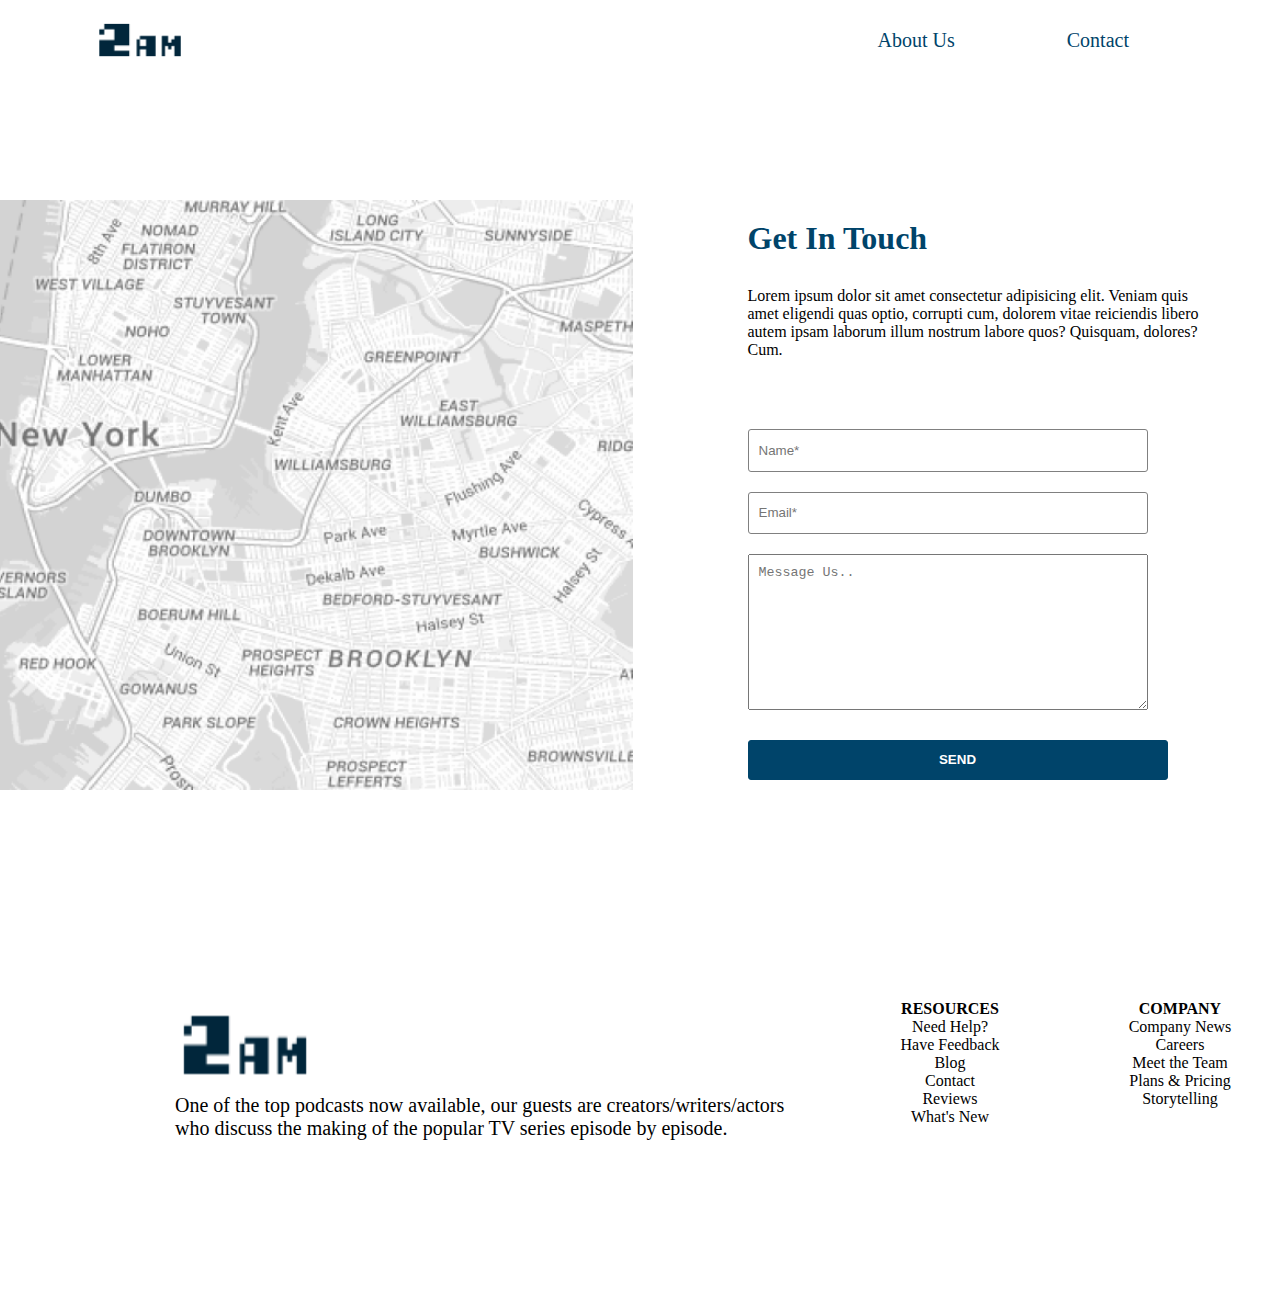
<file: contact.html>
<!DOCTYPE html>
<html lang="en">
<head>
    <meta charset="UTF-8">
    <meta name="viewport" content="width=device-width, initial-scale=1.0">
    <title>Contact</title>
    <link rel="stylesheet" href="contact.css">
</head>
<body>
    <header class="navigacia">
        <ul>
            <a href="index.html"><img class="logo1" src="Untitled-1-01 1.png" alt=""></a>
            <li><a href="contact.html">Contact</a></li>
            <li><a href="about.html">About Us</a></li>
        </ul>
    </header>

    <div class="cntus1">
        <div class="cc0"><img style="width: 800px; margin-left: -220px;" src="132-light-gray 1.png" alt=""></div>
        <div class="cn5"><h1 style="color: #00446a;">Get In Touch</h1>
        <p style="padding-top: 30px; padding-bottom: 50px;">Lorem ipsum dolor sit amet consectetur adipisicing elit. Veniam quis amet eligendi quas optio, corrupti cum, dolorem vitae reiciendis libero autem ipsam laborum illum nostrum labore quos? Quisquam, dolores? Cum.</p>
    <input style="margin-top: 20px;" type="text" name="name" placeholder="Name*">
    <input style="margin-top: 20px;" type="email" name="email" placeholder="Email*">
    <textarea style="margin-top: 20px; width: 400px; padding: 10px;" name="" id="" cols="30" rows="10" placeholder="Message Us.."></textarea>
    <button class="snd2">SEND</button>
    </div>
        
    </div>


    <footer class="bolo">
        <div class="ft22"><img class="lg0" style="width: 150px; height: 90px;" src="Untitled-1-01 1.png" alt="">
            <p style="margin-left: 155px; font-size: 20px;">One of the top podcasts now available, our guests are creators/writers/actors who discuss the making of the popular TV series episode by episode.</p>
        </div>
        <div class="ft23">
            <h4>RESOURCES</h4>
            <p>Need Help?</p>
            <p>Have Feedback</p>
            <p>Blog</p>
            <p>Contact</p>
            <p>Reviews</p>
            <p>What's New</p>
    
        </div>
        <div class="ft23"><h4>COMPANY</h4>
            <p>Company News</p>
            <p>Careers</p>
            <p>Meet the Team</p>
            <p>Plans & Pricing</p>
            <p>Storytelling</p>
            </div>
        <div class="ft23"><h4>SUPPORT</h4>
            <p>Help Center</p>
            <p>Site Map</p>
            <p>Cookie Policy</p>
            </div>
        <div class="ft23"><h4>MORE INFO</h4>
            <p>Referral</p>
            <p>System Status</p>
            <p>Enterprise Podcasting</p>
            <p>Podcast Analytics</p>
            </div>
      </footer>   
    
</body>
</html>
</file>
<file: style.css>
*{
    margin: 0;
    padding: 0;
    box-sizing: border-box;
}


.navigacia{
    background-color: #fff;
    width: 100%;
    height: 80px;
    display: block;
    
}


ul{
    list-style-type: none;
  overflow: hidden;
  align-items: end;
  padding: 0 60px;
}

li{
    float: right;
    display: block;
    padding: 15px 5px ;
    margin-right: 70px;
}

li a{
    display: block;
  color: #00446A;
  align-items: center;
  padding: 14px 16px;
  text-decoration: none;
  font-size: 20px;
  font-style: normal;
  font-family: inter;
  font-weight: 500;

}

.logo1{
    width: 100px;
    height: 50px;
    margin-top: 15px;
    margin-left: 30px;
}


.cnt1{
    width: 100%;
    height: 800px;
    
    position: absolute;

}


.nt1{
    width: 400px;
    height: 300px;
    
    margin-left: 200px;
  margin-top: 150px;
  text-align: justify;

}

.txt9{
    width: 600px;
    height: 150px;
    
}

.txt9 > h1{
    font-size: 60px;
    font-weight: 700;
}

.nt1 > p{
    text-align: start;
    margin-top: 30px;
}

.op1{
    margin-left: 1100px;
    margin-top: -350px;
}


.btn1{
    width: 350px;
    height: 40px;
    display: flex;
    justify-content: space-between;
    margin-top: 450px;
    margin-left: 200px;
}

.bt1{
    display: block;
width: 152px;
height: 40px;
align-items: center;
border-radius: 10px;
background-color: #00446A;
color: #fff;
border: 1px solid #00446A;
cursor: pointer;
}

.bt2{
    display: block;
width: 152px;
height: 40px;
align-items: center;
border-radius: 10px;
background-color: transparent;
color: orangered;
border: 1px solid orangered ;
cursor: pointer;

}

.pop213{
    width: 190px;
    height: 200px;
    background-color: #fff;
    border-radius: 5px;
    box-shadow: 2px grey;
    display: block;
    justify-self: center;
    padding: 5px;
    position: absolute;
    z-index: 10;
    margin-top: -500px;
    margin-left: 1500px;
}

.whr{
    font-family: Inter;
font-size: 30px;
font-style: normal;
font-weight: 600;
line-height: normal;
color: #020829;
text-align: center;
margin-top: 200px;
}


.spt{
    
    width: 1600px;
    height: 80px;
    margin: 0 100px 0 190px;
    display: grid;
  column-gap: 20px;
  grid-template-columns: auto auto auto auto auto auto;
  padding: 5px;
    

}


.ph1{
    padding: 10px;
  text-align: center;
}


.whr1{
    font-family: Inter;
font-size: 30px;
font-style: normal;
font-weight: 600;
line-height: normal;
color: #020829;
text-align: center;
margin-top: 80px;
}

.card669{
    width: 100%;
    height: 600px;
   
    display: flex;
    justify-content: space-evenly;
}

.photo2{
    width: 328px;
    height: 470px;
    border-radius: 10px;
    box-shadow: 1px 1px 1px 1px  rgba(0, 0, 0, 0.158);
}


.prf2{
    width: 1600px;
    height: 400px;
    margin: 0 100px 0 190px;
    display: grid;
  column-gap: 20px;
  grid-template-columns: auto auto auto auto auto auto;
  padding: 5px;
  
}

.pr{
    width: 300px;
    height: 300px;
    text-align: center;
    box-shadow: 0.5px 0.5px 0.5px 1.5px rgba(0, 0, 0, 0.13);
    border-radius: 2px;

} 


.crs221{
    width: 100%;
    height: 400px;
    background-color: aqua;
    display: grid;
  column-gap: 30px;
  grid-template-columns: auto auto auto;
  padding: 20px;
  justify-content: space-around;
}


.filmebi{
    width: 100%;
    height: 300px;
    background-color: #FEBEA11A;
    display: grid;
  column-gap: 30px;
  grid-template-columns: auto auto auto;
  padding: 20px;
  justify-content: space-evenly;
  margin-top: 20px;

}


.series232{
    width: 370px;
    height: 202px;
    background: linear-gradient(180deg, #727D6D 0%, #485142 100%);
    border-radius: 20px;
   


}

.series232 > h3{
    display: block;
    justify-content: center;
    margin-left: 160px;
    margin-top: -180px;
    color: white;
}

.gnr2{
    width: 140px;
    height: 30px;
   
    margin-left: 160px;
    margin-top: 10px;
    
}

.drm1{
    background-color: transparent;
    border-radius: 40px;
    color: white;
    width: 65px;
    height: 25px;
    border: 1px solid white ;
    font-size: 12px;
}

.agwera{
    width: 200px;
    height: 60px;
    margin-left: 160px;
    margin-top: 10px;
    color: white;
}

.grd9n9{
    width: 100%px;
    height: 400px;
    background-color: wheat;
}

.bolo{
    width: 100%;
    height: 400px;
    display: grid;
    column-gap: 30px;
    grid-template-columns: 800px auto auto auto auto;
    padding: 20px;
    justify-content: space-evenly;

}

.ft22{
    width: 800px;
    height: 400px;
    
}

.ft23{ 
    width: 200px;
    height: 400px;
    display: flex;
    flex-direction: column;
    text-align: center;
    padding-top: 100px;



}

.lg0{
    margin-top: 100px;
    margin-left: 150px;
}
</file>
<file: about.css>
*{
    margin: 0;
    padding: 0;
    box-sizing: border-box;
}


.navigacia{
    background-color: #fff;
    width: 100%;
    height: 80px;
    display: block;
    
}


ul{
    list-style-type: none;
  overflow: hidden;
  align-items: end;
  padding: 0 60px;
}

li{
    float: right;
    display: block;
    padding: 15px 5px ;
    margin-right: 70px;
}

li a{
    display: block;
  color: #00446A;
  align-items: center;
  padding: 14px 16px;
  text-decoration: none;
  font-size: 20px;
  font-style: normal;
  font-family: inter;
  font-weight: 500;

}

.logo1{
    width: 100px;
    height: 50px;
    margin-top: 15px;
    margin-left: 30px;
}


.wwr1{
    width: 100%;
    height: 700px;
    display: grid;
    column-gap: 20px;
  grid-template-columns: auto 807.5px;
  padding-top: 60px;
  padding-left: 250px;
  

}

.gg2{
    width: 500px;
    height: 600px;
    text-align: start;
    
    
    

    
}

.hst1{
    width: 600px;
    height: 40px;
    margin-left: -60px;
    margin-top: 70px;
    display: flex;
    justify-content: space-around;
    
}

.hst2{
    width: 600px;
    height: 40px;
    margin-left: -60px;
    margin-top: 20px;
    display: flex;
    justify-content: space-around;
    color: #00446A;

}

.pl{
    color: orangered;
    font-weight: 900;
}

.read33{
 width: 125px;
 height: 35px;
 background-color: #00446A;
 color: white;
 border-radius: 10px;
 border: 1px solid #00446A;
 margin-top: 40px;
 margin-left: 160px;
cursor: pointer;

}



.prc2{
    width: 100%;
    height: 900px;
    
    display: grid;
    column-gap: 10px;
    grid-template-columns: auto auto auto;
    padding: 5px;
    justify-content: space-evenly;
      
}


.plans00{
    width: 400px;
    height: 600px;
    background-color: transparent;
    border: 2px solid grey;
    
    border-radius: 20px;
    display: flex;
    flex-direction: column;
    align-items: start;
    padding: 40px;

}

.pkp0{
    width: 200px;
    height: 40px;
    border-radius: 5px;
    background-color: transparent;
    border: 2px solid orangered;
    color: orangered;
    margin-top: 50px;
    margin-left: 50px;
    
    cursor: pointer;
}



.bolo{
    width: 100%;
    height: 400px;
    display: grid;
    column-gap: 30px;
    grid-template-columns: 800px auto auto auto auto;
    padding: 20px;
    justify-content: space-evenly;

}

.ft22{
    width: 800px;
    height: 400px;
    
}

.ft23{ 
    width: 200px;
    height: 400px;
    display: flex;
    flex-direction: column;
    text-align: center;
    padding-top: 100px;



}

.lg0{
    margin-top: 100px;
    margin-left: 150px;
}
</file>
<file: contact.css>
*{
    margin: 0;
    padding: 0;
    box-sizing: border-box;
}


.navigacia{
    background-color: #fff;
    width: 100%;
    height: 80px;
    display: block;
    
}


ul{
    list-style-type: none;
  overflow: hidden;
  align-items: end;
  padding: 0 60px;
}

li{
    float: right;
    display: block;
    padding: 15px 5px ;
    margin-right: 70px;
}

li a{
    display: block;
  color: #00446A;
  align-items: center;
  padding: 14px 16px;
  text-decoration: none;
  font-size: 20px;
  font-style: normal;
  font-family: inter;
  font-weight: 500;

}

.logo1{
    width: 100px;
    height: 50px;
    margin-top: 15px;
    margin-left: 30px;
}


.cntus1{
    width: 100%px;
    height: 700px;
    display: grid;
    column-gap: 30px;
    grid-template-columns:auto auto;
    padding: 20px;
    justify-content: space-around;
    margin-top: 100px;
    
}

.cn5{
    width: 500px;
    height: 600px;
    display: flex;
    flex-direction: column;
    padding: 20px;
    
    
    
    
    
}

.cn5 > input{
    width: 400px;
    height: 45px;
    border: 1px solid grey;
    background-color: white;
    border-radius: 3px;
    padding: 10px;
}

.snd2{
    width: 420px;
    height: 45px;
    margin-top: 30px;
    background-color: #00446A;
    border-radius: 3px;
    color: white;
    font-weight: bolder;
    border: 1px solid #00446A;
    cursor: pointer;
}


.bolo{
    width: 100%;
    height: 400px;
    display: grid;
    column-gap: 30px;
    grid-template-columns: 800px auto auto auto auto;
    padding: 20px;
    justify-content: space-evenly;

}

.ft22{
    width: 800px;
    height: 400px;
    
}

.ft23{ 
    width: 200px;
    height: 400px;
    display: flex;
    flex-direction: column;
    text-align: center;
    padding-top: 100px;



}

.lg0{
    margin-top: 100px;
    margin-left: 150px;
}
</file>
